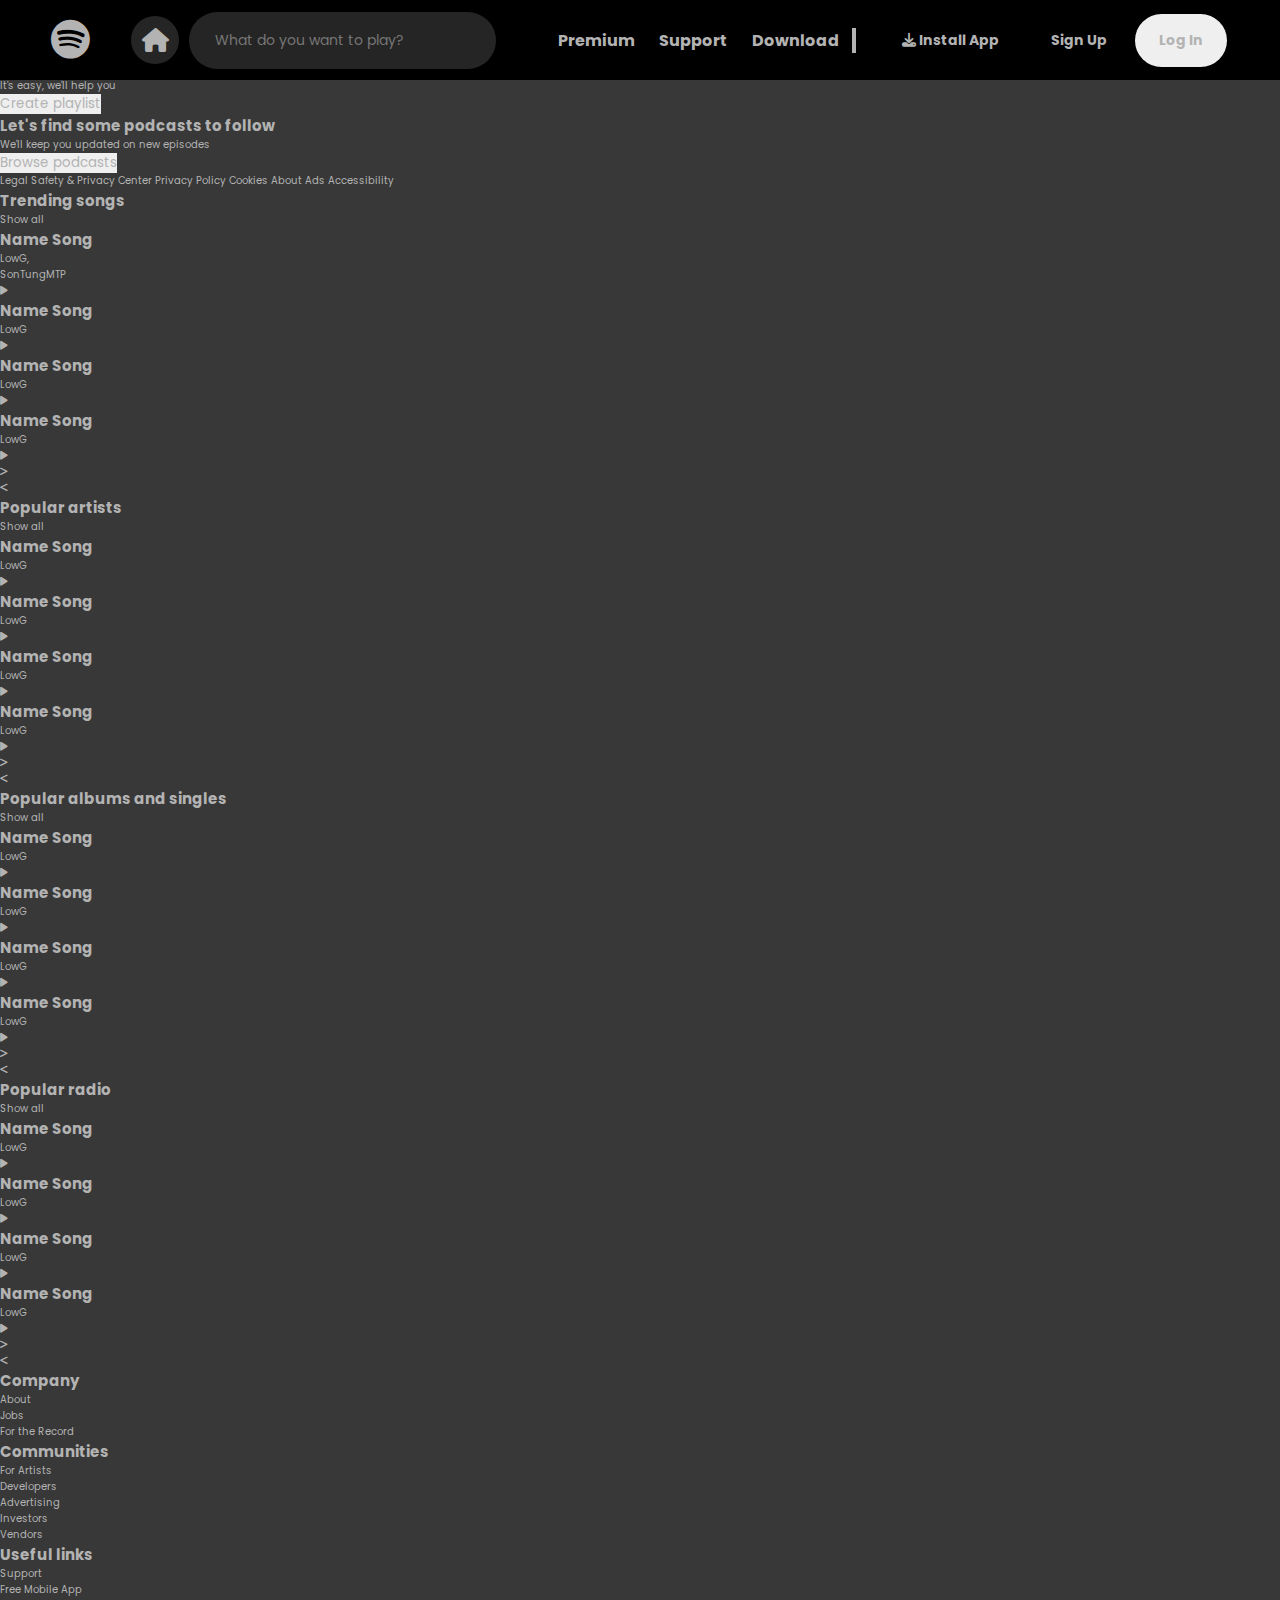
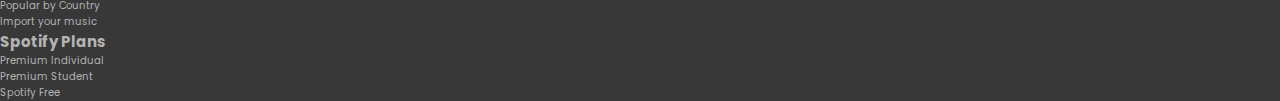
<file: index.html>
<!DOCTYPE html>
<html lang="en">
<head>
    <meta charset="UTF-8">
    <meta name="viewport" content="width=device-width, initial-scale=1.0">
    <title>My Sportify</title>
    <link rel="preconnect" href="https://fonts.googleapis.com">
    <link rel="preconnect" href="https://fonts.gstatic.com" crossorigin>
    <link href="https://fonts.googleapis.com/css2?family=Poppins:wght@300;400;500;600;700;800&display=swap" rel="stylesheet">
    <link rel="stylesheet" href="style.css">
    <link rel="stylesheet" href="https://cdnjs.cloudflare.com/ajax/libs/font-awesome/6.5.0/css/all.min.css">
</head>
<body>
    <header>
        <div class="header__container">
            <div class="header__logo">
                <i class="fa-brands fa-spotify"></i>
            </div>
            <div class="header__search">
                <div class="home">
                    <i class="fa-solid fa-house"></i>
                </div>
                <div class="search">
                    <input type="text" name="Search" id="search" placeholder="What do you want to play?" >
                </div>
            </div>
        </div>
        <div class="header__container">
            <div class="header__nav">
                <a href="#">Premium</a>
                <a href="#">Support</a>
                <a href="#">Download</a>
            </div>
            <div class="header__btn">
                <button class="btn__install">
                    <i class="fa-solid fa-download"></i>
                    Install App
                </button>
                <button class="btn__signup">Sign Up</button>
                <button class="btn__login">Log In</button>
            </div>
        </div>
    </header>

    <div class="main-container">
        <div class="sidebar">
            <div class="sidebar__header">
                <h2>Your Library</h2>
                <div class="sidebar__plus">
                    <i class="fa-solid fa-plus"></i>
                    <div class="sidebar__plus--btn sidebar__btn--create">
                        <i class="fa-solid fa-music"></i>
                        Create a new playlist
                    </div>
                </div>
            </div>

            <div class="sidebar__section">
                <h2 class="sidebar__section--title">Create your first playlist</h2>
                <p class="sidebar__section--text">It's easy, we'll help you</p>
                <button class="sidebar__section--btn sidebar__btn--create">Create playlist</button>
            </div>

            <div class="sidebar__section">
                <h2 class="sidebar__section--title">Let's find some podcasts to follow</h2>
                <p class="sidebar__section--text">We'll keep you updated on new episodes</p>
                <button class="sidebar__section--btn sidebar__btn--browse">Browse podcasts</button>
            </div>

            <footer class="sidebar__footer">
                <a href="#">Legal</a>
                <a href="#">Safety & Privacy Center</a>
                <a href="#">Privacy Policy</a>
                <a href="#">Cookies</a>
                <a href="#">About Ads</a>
                <a href="#">Accessibility</a>
            </footer>
        </div>
        <div class="main-content">
            <div class="section">
                <div class="section__head">
                    <h2 class="section__title">Trending songs</h2>
                    <div class="section__show">
                        <a href="#">Show all</a>
                    </div>
                </div>
                <div class="section__content">
                    <ul class="section__content--container">
                        <li class="section__content--item">
                            <div class="section__item--background" style="background-image: url(./assets/image/image1.jpg);"></div>
                            <h2 class="section__item--title">Name Song</h2>
                            <div class="section__item--author">
                                <p>LowG, </p>
                                <p>SonTungMTP</p>
                            </div>
                            <div class="section__item--play">
                                <i class="fa-solid fa-play"></i>
                            </div>
                        </li>
                        <li class="section__content--item">
                            <div class="section__item--background" style="background-image: url(./assets/image/image1.jpg);"></div>
                            <h2 class="section__item--title">Name Song</h2>
                            <div class="section__item--author">
                                <p>LowG</p>
                            </div>
                            <div class="section__item--play">
                                <i class="fa-solid fa-play"></i>
                            </div>
                        </li>
                        <li class="section__content--item">
                            <div class="section__item--background" style="background-image: url(./assets/image/image1.jpg);"></div>
                            <h2 class="section__item--title">Name Song</h2>
                            <div class="section__item--author">
                                <p>LowG</p>
                            </div>
                            <div class="section__item--play">
                                <i class="fa-solid fa-play"></i>
                            </div>
                        </li>
                        <li class="section__content--item">
                            <div class="section__item--background" style="background-image: url(./assets/image/image1.jpg);"></div>
                            <h2 class="section__item--title">Name Song</h2>
                            <div class="section__item--author">
                                <p>LowG</p>
                            </div>
                            <div class="section__item--play">
                                <i class="fa-solid fa-play"></i>
                            </div>
                        </li>
                    </ul>
                    <div class="section__right active">
                        <i class="fa-solid fa-greater-than"></i>
                    </div>
                    <div class="section__left">
                        <i class="fa-solid fa-less-than"></i>
                    </div>
                </div>
            </div>
            <div class="section">
                <div class="section__head">
                    <h2 class="section__title">Popular artists</h2>
                    <div class="section__show">
                        <a href="#">Show all</a>
                    </div>
                </div>
                <div class="section__content">
                    <ul class="section__content--container">
                        <li class="section__content--item">
                            <div class="section__item--background" style="background-image: url(./assets/image/image1.jpg);"></div>
                            <h2 class="section__item--title">Name Song</h2>
                            <div class="section__item--author">
                                <p>LowG</p>
                            </div>
                            <div class="section__item--play">
                                <i class="fa-solid fa-play"></i>
                            </div>
                        </li>
                        <li class="section__content--item">
                            <div class="section__item--background" style="background-image: url(./assets/image/image1.jpg);"></div>
                            <h2 class="section__item--title">Name Song</h2>
                            <div class="section__item--author">
                                <p>LowG</p>
                            </div>
                            <div class="section__item--play">
                                <i class="fa-solid fa-play"></i>
                            </div>
                        </li>
                        <li class="section__content--item">
                            <div class="section__item--background" style="background-image: url(./assets/image/image1.jpg);"></div>
                            <h2 class="section__item--title">Name Song</h2>
                            <div class="section__item--author">
                                <p>LowG</p>
                            </div>
                            <div class="section__item--play">
                                <i class="fa-solid fa-play"></i>
                            </div>
                        </li>
                        <li class="section__content--item">
                            <div class="section__item--background" style="background-image: url(./assets/image/image1.jpg);"></div>
                            <h2 class="section__item--title">Name Song</h2>
                            <div class="section__item--author">
                                <p>LowG</p>
                            </div>
                            <div class="section__item--play">
                                <i class="fa-solid fa-play"></i>
                            </div>
                        </li>
                    </ul>
                    <div class="section__right">
                        <i class="fa-solid fa-greater-than"></i>
                    </div>
                    <div class="section__left">
                        <i class="fa-solid fa-less-than"></i>
                    </div>
                </div>
            </div>
            <div class="section">
                <div class="section__head">
                    <h2 class="section__title">Popular albums and singles</h2>
                    <div class="section__show">
                        <a href="#">Show all</a>
                    </div>
                </div>
                <div class="section__content">
                    <ul class="section__content--container">
                        <li class="section__content--item">
                            <div class="section__item--background" style="background-image: url(./assets/image/image1.jpg);"></div>
                            <h2 class="section__item--title">Name Song</h2>
                            <div class="section__item--author">
                                <p>LowG</p>
                            </div>
                            <div class="section__item--play">
                                <i class="fa-solid fa-play"></i>
                            </div>
                        </li>
                        <li class="section__content--item">
                            <div class="section__item--background" style="background-image: url(./assets/image/image1.jpg);"></div>
                            <h2 class="section__item--title">Name Song</h2>
                            <div class="section__item--author">
                                <p>LowG</p>
                            </div>
                            <div class="section__item--play">
                                <i class="fa-solid fa-play"></i>
                            </div>
                        </li>
                        <li class="section__content--item">
                            <div class="section__item--background" style="background-image: url(./assets/image/image1.jpg);"></div>
                            <h2 class="section__item--title">Name Song</h2>
                            <div class="section__item--author">
                                <p>LowG</p>
                            </div>
                            <div class="section__item--play">
                                <i class="fa-solid fa-play"></i>
                            </div>
                        </li>
                        <li class="section__content--item">
                            <div class="section__item--background" style="background-image: url(./assets/image/image1.jpg);"></div>
                            <h2 class="section__item--title">Name Song</h2>
                            <div class="section__item--author">
                                <p>LowG</p>
                            </div>
                            <div class="section__item--play">
                                <i class="fa-solid fa-play"></i>
                            </div>
                        </li>
                    </ul>
                    <div class="section__right">
                        <i class="fa-solid fa-greater-than"></i>
                    </div>
                    <div class="section__left">
                        <i class="fa-solid fa-less-than"></i>
                    </div>
                </div>
            </div>
            <div class="section">
                <div class="section__head">
                    <h2 class="section__title">Popular radio</h2>
                    <div class="section__show">
                        <a href="#">Show all</a>
                    </div>
                </div>
                <div class="section__content">
                    <ul class="section__content--container">
                        <li class="section__content--item">
                            <div class="section__item--background" style="background-image: url(./assets/image/image1.jpg);"></div>
                            <h2 class="section__item--title">Name Song</h2>
                            <div class="section__item--author">
                                <p>LowG</p>
                            </div>
                            <div class="section__item--play">
                                <i class="fa-solid fa-play"></i>
                            </div>
                        </li>
                        <li class="section__content--item">
                            <div class="section__item--background" style="background-image: url(./assets/image/image1.jpg);"></div>
                            <h2 class="section__item--title">Name Song</h2>
                            <div class="section__item--author">
                                <p>LowG</p>
                            </div>
                            <div class="section__item--play">
                                <i class="fa-solid fa-play"></i>
                            </div>
                        </li>
                        <li class="section__content--item">
                            <div class="section__item--background" style="background-image: url(./assets/image/image1.jpg);"></div>
                            <h2 class="section__item--title">Name Song</h2>
                            <div class="section__item--author">
                                <p>LowG</p>
                            </div>
                            <div class="section__item--play">
                                <i class="fa-solid fa-play"></i>
                            </div>
                        </li>
                        <li class="section__content--item">
                            <div class="section__item--background" style="background-image: url(./assets/image/image1.jpg);"></div>
                            <h2 class="section__item--title">Name Song</h2>
                            <div class="section__item--author">
                                <p>LowG</p>
                            </div>
                            <div class="section__item--play">
                                <i class="fa-solid fa-play"></i>
                            </div>
                        </li>
                    </ul>
                    <div class="section__right">
                        <i class="fa-solid fa-greater-than"></i>
                    </div>
                    <div class="section__left">
                        <i class="fa-solid fa-less-than"></i>
                    </div>
                </div>
            </div>
            
            <footer class="main__footer">
                <div class="footer__container">
                    <h2 class="footer__title">Company</h2>
                    <ul class="footer__content">
                        <li class="footer__item">About</li>
                        <li class="footer__item">Jobs</li>
                        <li class="footer__item">For the Record</li>
                    </ul>
                </div>
                <div class="footer__container">
                    <h2 class="footer__title">Communities</h2>
                    <ul class="footer__content">
                        <li class="footer__item">For Artists</li>
                        <li class="footer__item">Developers</li>
                        <li class="footer__item">Advertising</li>
                        <li class="footer__item">Investors</li>
                        <li class="footer__item">Vendors</li>
                    </ul>
                </div>
                <div class="footer__container">
                    <h2 class="footer__title">Useful links</h2>
                    <ul class="footer__content">
                        <li class="footer__item">Support</li>
                        <li class="footer__item">Free Mobile App</li>
                        <li class="footer__item">Popular by Country</li>
                        <li class="footer__item">Import your music</li>
                    </ul>
                </div>
                <div class="footer__container">
                    <h2 class="footer__title">Spotify Plans</h2>
                    <ul class="footer__content">
                        <li class="footer__item">Premium Individual</li>
                        <li class="footer__item">Premium Student</li>
                        <li class="footer__item">Spotify Free</li>
                    </ul>
                </div>
            </footer>
        </div>

    </div>

    <script src="main.js"></script>
</body>
</html>
</file>
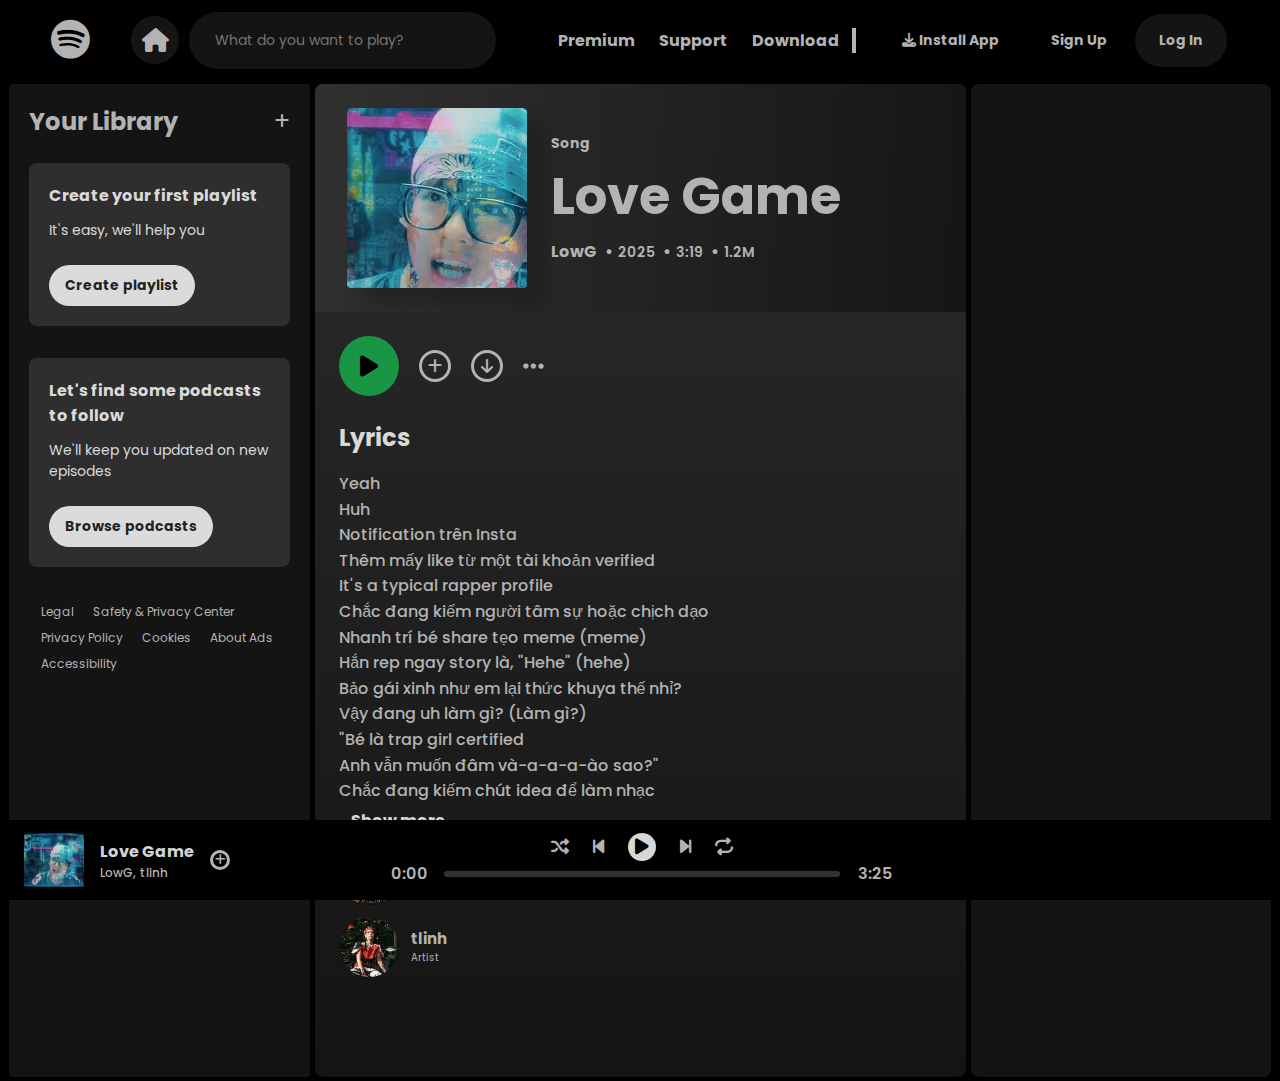
<file: play.html>
<!DOCTYPE html>
<html lang="en">
<head>
    <meta charset="UTF-8">
    <meta name="viewport" content="width=device-width, initial-scale=1.0">
    <title>My Sportify - Web Player</title>
    <link rel="preconnect" href="https://fonts.googleapis.com">
    <link rel="preconnect" href="https://fonts.gstatic.com" crossorigin>
    <link href="https://fonts.googleapis.com/css2?family=Poppins:wght@300;400;500;600;700;800&display=swap" rel="stylesheet">
    <link rel="stylesheet" href="./assets/src/css/play.css">
    <link rel="stylesheet" href="./assets/src/css/base.css">
    <link rel="stylesheet" href="./assets/src/css/layout.css">
    <link rel="stylesheet" href="https://cdnjs.cloudflare.com/ajax/libs/font-awesome/6.5.0/css/all.min.css">
</head>
<body>
    <header>
        <div class="header__container">
            <div class="header__logo">
                <i class="fa-brands fa-spotify"></i>
            </div>
            <div class="header__search">
                <div class="home">
                    <i class="fa-solid fa-house"></i>
                </div>
                <div class="search">
                    <input type="text" name="Search" id="search" placeholder="What do you want to play?" >
                </div>
            </div>
        </div>
        <div class="header__container">
            <div class="header__nav">
                <a href="#">Premium</a>
                <a href="#">Support</a>
                <a href="#">Download</a>
            </div>
            <div class="header__btn">
                <button class="btn__install">
                    <i class="fa-solid fa-download"></i>
                    Install App
                </button>
                <button class="btn__signup">Sign Up</button>
                <button class="btn__login">Log In</button>
            </div>
        </div>
    </header>

    <div class="main-container">
        <div class="sidebar">
            <div class="sidebar__header">
                <h2>Your Library</h2>
                <div class="sidebar__plus">
                    <i class="fa-solid fa-plus"></i>
                    <div class="sidebar__plus--btn sidebar__btn--create">
                        <i class="fa-solid fa-music"></i>
                        Create a new playlist
                    </div>
                </div>
            </div>

            <div class="sidebar__section">
                <h2 class="sidebar__section--title">Create your first playlist</h2>
                <p class="sidebar__section--text">It's easy, we'll help you</p>
                <button class="sidebar__section--btn sidebar__btn--create">Create playlist</button>
            </div>

            <div class="sidebar__section">
                <h2 class="sidebar__section--title">Let's find some podcasts to follow</h2>
                <p class="sidebar__section--text">We'll keep you updated on new episodes</p>
                <button class="sidebar__section--btn sidebar__btn--browse">Browse podcasts</button>
            </div>

            <footer class="sidebar__footer">
                <a href="#">Legal</a>
                <a href="#">Safety & Privacy Center</a>
                <a href="#">Privacy Policy</a>
                <a href="#">Cookies</a>
                <a href="#">About Ads</a>
                <a href="#">Accessibility</a>
            </footer>
        </div>
        <div class="main-content">
            <div class="content__header">
                <div class="content__header--background" style="background-image: url(./assets/image/image1.jpg);"></div>
                <div class="content__header--info">
                    <p>Song</p>
                    <span class="content__header--song-name">Love Game</span>
                    <div class="content__header--data">
                        <a href="#" class="content__data--author">LowG</a>
                        <div class="content__data--release">
                            <span class="content__release--year">2025</span>
                            <span class="content__release--time">3:19</span>
                            <span class="content__release--views">1.2M</span>
                        </div>
                    </div>
                </div>
            </div>
            <div class="content__play">
                <div class="content__play--box">
                    <div class="content__play--btn">
                        <i class="fa-solid fa-play"></i>
                        <!-- <i class="fa-solid fa-pause"></i> -->
                    </div>
                    <div class="content__play--save"><i class="fa-solid fa-plus"></i></div>
                    <div class="content__play--download"><i class="fa-solid fa-arrow-down"></i></div>
                    <div class="content__play--options"><i class="fa-solid fa-ellipsis"></i></div>
                </div>
                <div class="content__play--lyrics">
                    <h2 class="content__lyrics--title">Lyrics</h2>
                    <p class="content__lyrics--text">
                        Yeah <br>
                        Huh <br>
                        Notification trên Insta <br>
                        Thêm mấy like từ một tài khoản verified <br>
                        It's a typical rapper profile <br>
                        Chắc đang kiếm người tâm sự hoặc chịch dạo <br>
                        Nhanh trí bé share tẹo meme (meme) <br>
                        Hắn rep ngay story là, "Hehe" (hehe) <br>
                        Bảo gái xinh như em lại thức khuya thế nhỉ? <br>
                        Vậy đang uh làm gì? (Làm gì?) <br>
                        "Bé là trap girl certified <br>
                        Anh vẫn muốn đâm và-a-a-a-ào sao?" <br>
                        Chắc đang kiếm chút idea để làm nhạc <br>
                    </p>
                    <span class="content__lyrics--more">...Show more</span>
                </div>
            </div>
            <div class="content__author">
                <div class="content__author--profile">
                    <div class="content__author--background" style="background-image: url(./assets/image/lowg.jpg);"></div>
                    <div class="content__author--name">
                        <h2>LowG</h2>
                        <p>Artist</p>
                    </div>
                </div>
                <div class="content__author--profile">
                    <div class="content__author--background" style="background-image: url('./assets/image/tlinh.jpg');"></div>
                    <div class="content__author--name">
                        <h2>tlinh</h2>
                        <p>Artist</p>
                    </div>
                </div>
            </div>
        </div>
        <div class="play-view">

        </div>
    </div>

    <div class="player">
        <div class="player__song">
            <div class="player__song--background" style="background-image: url(./assets/image/image1.jpg);"></div>
            <div class="player__song--info">
                <p class="player__song--name">Love Game</p>
                <div class="player__song--author">
                    <p class="player__author--name">LowG, </p>
                    <p class="player__author--name">tlinh</p>
                </div>
            </div>
            <div class="player__song--save"><i class="fa-solid fa-plus"></i></div>
        </div>
        <div class="player__play">
            <div>
                <audio id="audio" src="./assets/audio/LowG_Love_Game.mp3"></audio>
            </div>
            <div class="player__play--box">
                <div class="player__play--shuffle"><i class="fa-solid fa-shuffle"></i></div>
                <div class="player__play--prev"><i class="fa-solid fa-backward-step"></i></div>
                <div class="player__play--btn">
                    <i class="fa-solid fa-play"></i>
                    <!-- <i class="fa-solid fa-pause"></i> -->
                </div>
                <div class="player__play--next"><i class="fa-solid fa-forward-step"></i></div>
                <div class="player__play--repeat"><i class="fa-solid fa-repeat"></i></div>
            </div>
            <div class="player__play--progress">
                <span class="player__progress--current">0:00</span>
                <div class="player__progress--bar">
                    <div class="progress"></div>
                </div>
                <span class="player__progress--duration">3:25</span>
            </div>
        </div>
        <div class="player__tool">
            <div class="player__tool--lyric"></div>
            <div class="player__tool--queue"></div>
            <div class="player__tool--connect"></div>
            <div class="player__tool--volume"></div>
        </div>
    </div>

    <script src="./assets/src/js/main.js"></script>
    <script src="./assets/src/js/play.js"></script>
</body>
</html>
</file>
<file: style.css>
* {
    margin: 0;
    padding: 0;
    box-sizing: border-box;
    text-decoration: none;
    border: none;
    outline: none;
    color: var(--muted);
    font-family: 'Poppins', sans-serif;
}

:root {
    --muted: #b3b3b3;
    --gray: #282727f4;
    --light_gray: #424040d9;
}

html {
    font-size: 62.5%;
    scroll-behavior: smooth;
}

body {
    width: 100%;
    height: 100vh;
    overflow-x: hidden;
    background-color: #101010d4;
    color: white;
}

/* HEADER */
header {
    width: 100%;
    height: 80px;
    background-color: black;
    display: flex;
    align-items: center;
    justify-content: space-between;
    padding: 0 4%;
    position: fixed;
    top: 0;
    left: 0;
    z-index: 1000;
}

.header__container {
    display: flex;
    width: 40%;
    align-items: center;
    gap: 2rem;
}

.header__container:nth-child(2) {
    justify-content: flex-end;
    width: 60%;
}

.header__logo {
    width: 60px;
    height: 60px;
    font-size: 4rem;
    font-weight: 700;
    color: var(--muted);
    cursor: pointer;
}

.header__search {
    display: flex;
    align-items: center;
    width: 80%;
}

.header__search .home {
    display: flex;
    width: 48px;
    height: 48px;
    justify-content: center;
    align-items: center;
    font-size: 2.4rem;
    font-weight: 700;
    color: var(--muted);
    cursor: pointer;
    margin-right: 10px;
    background-color: var(--gray);
    border-radius: 50%;
}

.header__search .home:hover {
    width: 50px;
    height: 50px;
    transform: translate(-1px, 0);
    margin-right: 8px;
    background-color: var(--light_gray);
}

.header__search input {
    width: 24vw;
    padding: 18px 26px;
    border-radius: 30px;
    background-color: var(--gray);
    color: white;
    font-size: 1.4rem;
}

.header__nav {
    display: flex;
    align-items: center;
    justify-content: center;
    border-right: solid 4px var(--muted);
}

.header__nav a {
    font-size: 1.6rem;
    margin: 0 12px;
    transition: color 0.3s ease;
    font-weight: bold;
}

.header__nav a:hover {
    color: white;
    font-size: 1.65rem;
    margin: 0 11px;
}

.header__btn {
    display: flex;
    align-items: center;
    justify-content: center;
    height: 80px;
}

.header__btn  button{
    /* background-color: var(--gray); */
    padding: 16px 24px;
    border-radius: 30px;
    font-size: 1.4rem;
    font-weight: bold;
    margin: 0 2px;
    cursor: pointer;
    transition: background-color 0.3s ease;
}

.header__btn  button:hover {
    color: white;
    font-size: 1.44rem;
    padding: 16px 25px;
    margin: 0;
    /* transform: translate(2px, 0); */
}   

.btn__install, .btn__signup {
    background-color: black;
}
</file>
<file: assets/src/css/play.css>
.main-container {
    width: 100vw;
    margin-top: 80px;
    padding: 4px;
    display: flex;
}

.sidebar {
    width: 24vw;
    background-color: var(--gray);
    margin: 0 0.4vw;
    padding: 20px;
    border-radius: 4px;
}

/* MAIN CONTENT PLAY YOUR MUSIC */
.main-content {
    width: 52vw;
    background: linear-gradient(var(--light_gray), var(--gray));
    margin-right: 0.4vw;
    padding-bottom: 100px;
    border-radius: 8px;
    display: flex;
    flex-direction: column;
}

.content__header {
    display: flex;
    width: 100%;
    height: auto;
    align-items: center;
    padding: 24px 32px;
    margin-bottom: 24px;
    background: linear-gradient(to right, var(--light_gray), var(--gray));
    border-radius: 8px 8px 0 0;
}

.content__header--background {
    width: 180px;
    height: 180px;
    /* background-color: var(--light_gray); */
    box-shadow: 16px 16px 16px rgba(22, 22, 22, 0.397);
    border-radius: 4px;
    transition: transform 0.3s ease;
    background-position: center;
    margin-right: 24px;
}

.content__header--info {
    display: flex;
    flex-direction: column;
    gap: 4px;
}

.content__header--info p {
    font-size: 1.4rem;
    font-weight: 700;
}

.content__header--song-name {
    font-size:  4vw;
    font-weight: bold;
}

.content__header--data, .content__data--release {
    display: flex;
    align-items: center;
    gap: 8px;
    font-weight: 600;
    font-size: 1.4rem;
}

.content__data--author {
    font-weight: bold;
    font-size: 1.6rem;
}

.content__data--author:hover {
    text-decoration: underline;
}

.content__data--release span::before {
    content: "•";
    margin-right: 4px;
    font-size: 1.6rem;
    font-weight: 700;
}

.content__play {
    display: flex;
    flex-direction: column;
    gap: 12px;
}

.content__play--box {
    display: flex;
    align-items: center;
    gap: 20px;
    padding: 0 24px;
}

.content__play--btn {
    width: 60px;
    height: 60px;
    background-color: var(--green);
    border-radius: 50%;
    display: flex;
    align-items: center;
    justify-content: center;
    cursor: pointer;
}

.content__play--btn i {
    /* transform: translateX(50%); */
    color: black;
    font-size: 2.4rem;
    width: 100%;
    height: 100%;
    display: flex;
    align-items: center;
    justify-content: center;
    /* display: none; */
}

.content__play--btn:hover {
    transform: scale(1.05);
    background-color: var(--light_green);
}

.content__play--save, .content__play--download {
    width: 32px;
    height: 32px;
    background-color: var(--transparent);
    border: 3px solid var(--muted);
    font-size: 1.6rem;
    font-weight: 700;
    border-radius: 50%;
    display: flex;
    align-items: center;
    justify-content: center;
    cursor: pointer;
    transition: border 0.3s ease, transform 0.3s ease;
}

.content__play--save:hover, .content__play--download:hover {
    border: 3px solid var(--white);
    transform: scale(1.1);
}

.content__play--options {
    display: flex;
    align-items: center;
    justify-content: center;
    font-size: 2.4rem;
    font-weight: 700;
    cursor: pointer;
    transition: transform 0.3s ease;
}

.content__play--options:hover {
    transform: scale(1.1);
}

.content__play--save:hover i, .content__play--download:hover i, .content__play--options:hover i {
    color: var(--white);
}

.content__play--lyrics {
    display: flex;
    flex-direction: column;
    gap: 4px;
    padding: 0 24px;
    margin-top: 12px;
}

.content__lyrics--title {
    font-size: 2.4rem;
    font-weight: 700;
    color: var(--white);
    margin-bottom: 12px;
}

.content__lyrics--text {
    font-size: 1.6rem;
    font-weight: 500;
    color: var(--muted);
    line-height: 1.6;
}

.content__lyrics--more {
    font-size: 1.6rem;
    font-weight: 700;
    color: var(--white);
    cursor: pointer;
    transition: transform 0.3s ease
}

.content__author {
    display: flex;
    flex-direction: column;
    gap: 12px;
    padding: 0 24px;
    margin-top: 12px;
}

.content__author--profile {
    display: flex;
    align-items: center;
    gap: 12px;
}

.content__author--background {
    width: 60px;
    height: 60px;
    border-radius: 50%;
    background-position: center;
    background-size: cover;
}


/* PLAY VIEW YOUR MUSIC */
.play-view {
    width: 24vw;
    background-color: var(--gray);
    margin-right: 0.4vw;
    border-radius: 8px;
    display: flex;
    flex-direction: column;
}

/* PLAYER CONTROL THE MUSIC */
.player {
    width: 100vw;
    height: 80px;
    background-color: black;
    display: flex;
    padding: 20px;
    position: fixed;
    bottom: 0;
    left: 0;
    align-items: center;
    justify-content: space-between;
    z-index: 1000;
}

.player__song {
    /* background-color: aliceblue; */
    width: 24vw;
    margin-left: 4px;
    display: flex;
    gap: 16px;
    align-items: center;
}

.player__song--background {
    width: 60px;
    height: 60px;
    border-radius: 4px;
    background-position: center;
    background-size: cover;
}

.player__song--name {
    color: var(--white);
    font-size: 1.6rem;
    font-weight: 700;
    cursor: pointer;
}

.player__song--name:hover {
    text-decoration: underline;
}

.player__song--author {
    color: var(--muted);
    font-size: 1.2rem;
    font-weight: 500;
    display: flex;
    gap: 4px;
}

.player__author--name:hover {
    text-decoration: underline;
    cursor: pointer;
}

.player__song--save {
    width: 20px;
    height: 20px;
    background-color: var(--transparent);
    border: 3px solid var(--muted);
    font-size: 1.2rem;
    font-weight: 700;
    border-radius: 50%;
    display: flex;
    align-items: center;
    justify-content: center;
    cursor: pointer;
    /* transition: border 0.3s ease, transform 0.3s ease; */
}

.player__song--save:hover {
    transform: scale(1.01);
    border: 3px solid var(--white);
}

.player__song--save:hover i {
    color: var(--white);
}

.player__play {
    display: flex;
    flex-direction: column;
    justify-content: center;
    align-items: center;
}

.player__play--box {
    display: flex;
    gap: 24px;
    font-size: 1.8rem;
}

.player__play--btn {
    width: 28px;
    height: 28px;
    display: flex;
    border-radius: 50%;
    align-items: center;
    justify-content: center;
    background-color: var(--white);
}

.player__play--btn:hover {
    cursor: pointer;
}

.player__play--btn i {
    color: black;
    width: 100%;
    height: 100%;
    display: flex;
    align-items: center;
    justify-content: center;    
}

.player__play--progress {
    display: flex;
    width: 40vw;
    font-size: 1.6rem;
    gap: 12px;
}

.player__progress--bar {
    width: 100%;
    height: 6px;
    background: #333;
    border-radius: 3px;
    margin: 10px 0;
    cursor: pointer;
    position: relative;
}

.progress {
    background: linear-gradient(90deg, var(--green), var(--light_green));
    height: 100%;
    width: 00%;
    border-radius: 3px;
    transition: width 0.1s linear;
}

.player__progress--current,
.player__progress--duration {
    color: var(--muted);
    width: 60px;
    text-align: center;
    font-weight: 600;
}

.player__tool {
    width: 24vw;
    display: flex;
    gap: 12px;
    justify-content: flex-end;
    align-items: center;
    padding-right: 24px;
    font-size: 1.6rem;
}

.player__tool--lyric:hover, .player__tool--queue:hover, .player__tool--connect:hover, .player__tool--volume:hover {
   cursor: pointer;
}

.player__tool--volume {
    width: 40%;
    height: 100%;
    display: flex;
    align-items: center;
    gap: 8px;
}

.player__volume--bar {
    width: 100%;
    height: 6px;
    background-color: var(--light_gray);
    border-radius: 3px;
    margin: 10px 0;
    cursor: pointer;
}

.player__volume--bar .volume {
    background: linear-gradient(to right, var(--green), var(--light_green));
    height: 100%;
    width: 40%;
    border-radius: 3px;
    transition: width 0.1s linear;
}
</file>
<file: assets/src/css/base.css>
* {
    margin: 0;
    padding: 0;
    box-sizing: border-box;
    text-decoration: none;
    border: none;
    outline: none;
    color: var(--muted);
    font-family: 'Poppins', sans-serif;
}

:root {
    --transparent: rgba(0, 0, 0, 0);
    --muted: #b3b3b3;
    --white: #ececece8;
    --gray: #151515f4;
    --light_gray: #323131e3;
    --green: #18a048eb;
    --light_green: #17be52;
}

html {
    font-size: 62.5%;
    scroll-behavior: smooth;
}

body {
    width: 100%;
    height: 100vh;
    overflow-x: hidden;
    background-color: black;
    color: white;
}

li {
    list-style: none;
}
</file>
<file: assets/src/css/layout.css>
/* HEADER */
header {
    width: 100%;
    height: 80px;
    background-color: black;
    display: flex;
    align-items: center;
    justify-content: space-between;
    padding: 0 4%;
    position: fixed;
    top: 0;
    left: 0;
    z-index: 1000;
}

.header__container {
    display: flex;
    width: 40%;
    align-items: center;
    gap: 2rem;
}

.header__container:nth-child(2) {
    justify-content: flex-end;
    width: 60%;
}

.header__logo {
    width: 60px;
    height: 60px;
    font-size: 4rem;
    font-weight: 700;
    color: var(--muted);
    cursor: pointer;
}

.header__search {
    display: flex;
    align-items: center;
    width: 80%;
}

.header__search .home {
    display: flex;
    width: 48px;
    height: 48px;
    justify-content: center;
    align-items: center;
    font-size: 2.4rem;
    font-weight: 700;
    color: var(--muted);
    cursor: pointer;
    margin-right: 10px;
    background-color: var(--gray);
    border-radius: 50%;
    transition: transform 0.3s ease;
}

.header__search .home:hover {
    transform: scale(1.05);
    background-color: var(--light_gray);
}

.header__search input {
    width: 24vw;
    padding: 18px 26px;
    border-radius: 30px;
    background-color: var(--gray);
    color: white;
    font-size: 1.4rem;
}

.header__search input:hover {
    background-color: var(--light_gray);
    border: solid 1px var(--muted);
}

.header__nav {
    display: flex;
    align-items: center;
    justify-content: center;
    border-right: solid 4px var(--muted);
}

.header__nav a {
    font-size: 1.6rem;
    margin: 0 12px;
    transition: color 0.3s ease;
    font-weight: bold;
    cursor: pointer;
    transition: transform 0.3s ease;
}

.header__nav a:hover {
    color: white;
    transform: scale(1.05);
}

.header__btn {
    display: flex;
    align-items: center;
    justify-content: center;
    height: 80px;
}

.header__btn  button{
    /* background-color: var(--gray); */
    padding: 16px 24px;
    border-radius: 30px;
    font-size: 1.4rem;
    font-weight: bold;
    margin: 0 2px;
    cursor: pointer;
    transition: transform 0.3s ease;
}

.header__btn  button:hover {
    color: white;
    transform: scale(1.05);
}   

.btn__install, .btn__signup {
    background-color: black;
}

.btn__login {
    background-color: var(--gray);
}

/* SIDEBAR */

.sidebar__header {
    font-size: 1.6rem;
    font-weight: 700;
    margin-bottom: 24px;
    color: var(--white);
    display: flex;
    justify-content: space-between;
    align-items: center;
}

.sidebar__plus {
    font-size: 1.6rem;
    font-weight: bold;
    color: var(--muted);
    cursor: pointer;
    position: relative;
}

.sidebar__plus--btn {
    position: absolute;
    width: 200px;
    right: -24px;
    top: 32px;
    background-color: var(--light_gray);
    padding: 12px 16px;
    border-radius: 8px;
    box-shadow: 0 0 20px var(--gray);
    font-size: 1.2rem;
    display: none;
}

.sidebar__plus--btn::before {
    content: '';
    position: absolute;
    top: -10px;
    right: 20px;
    width: 0;
    height: 0;
    border-left: 10px solid transparent;
    border-right: 10px solid transparent;
    border-bottom: 10px solid var(--light_gray);
}

.sidebar__plus--btn i {
    margin-right: 8px;
}

.sidebar__section {
    margin-bottom: 32px;
    width: 100%;
    padding: 20px 20px;
    background-color: var(--light_gray);
    border-radius: 8px;
}

.sidebar__section--title {
    font-size: 1.6rem;
    font-weight: bold;
    margin-bottom: 12px;
    color: var(--white);
}

.sidebar__section--text {
    font-size: 1.4rem;
    margin-bottom: 12px;
    transition: color 0.3s ease;
    color: var(--white);
}

.sidebar__section--btn {
    color: var(--gray);
    margin-top: 12px;
    padding: 10px 16px;
    font-size: 1.4rem;
    font-weight: bold;
    border-radius: 30px;
    background-color: var(--white);
    cursor: pointer;
    transition: background-color 0.3s ease;
    transition: transform 0.3s ease;
}

.sidebar__section--btn:hover {
    transform: scale(1.05);
}

.sidebar__footer {
    margin: 0 4px;
}

.sidebar__footer a {
    font-size: 1.2rem;
    color: var(--muted);
    margin: 4px 8px;
    display: inline-block;
    transition: color 0.3s ease;
}

.sidebar__footer a:hover {
    color: var(--white);
    text-decoration: underline;
}
</file>
